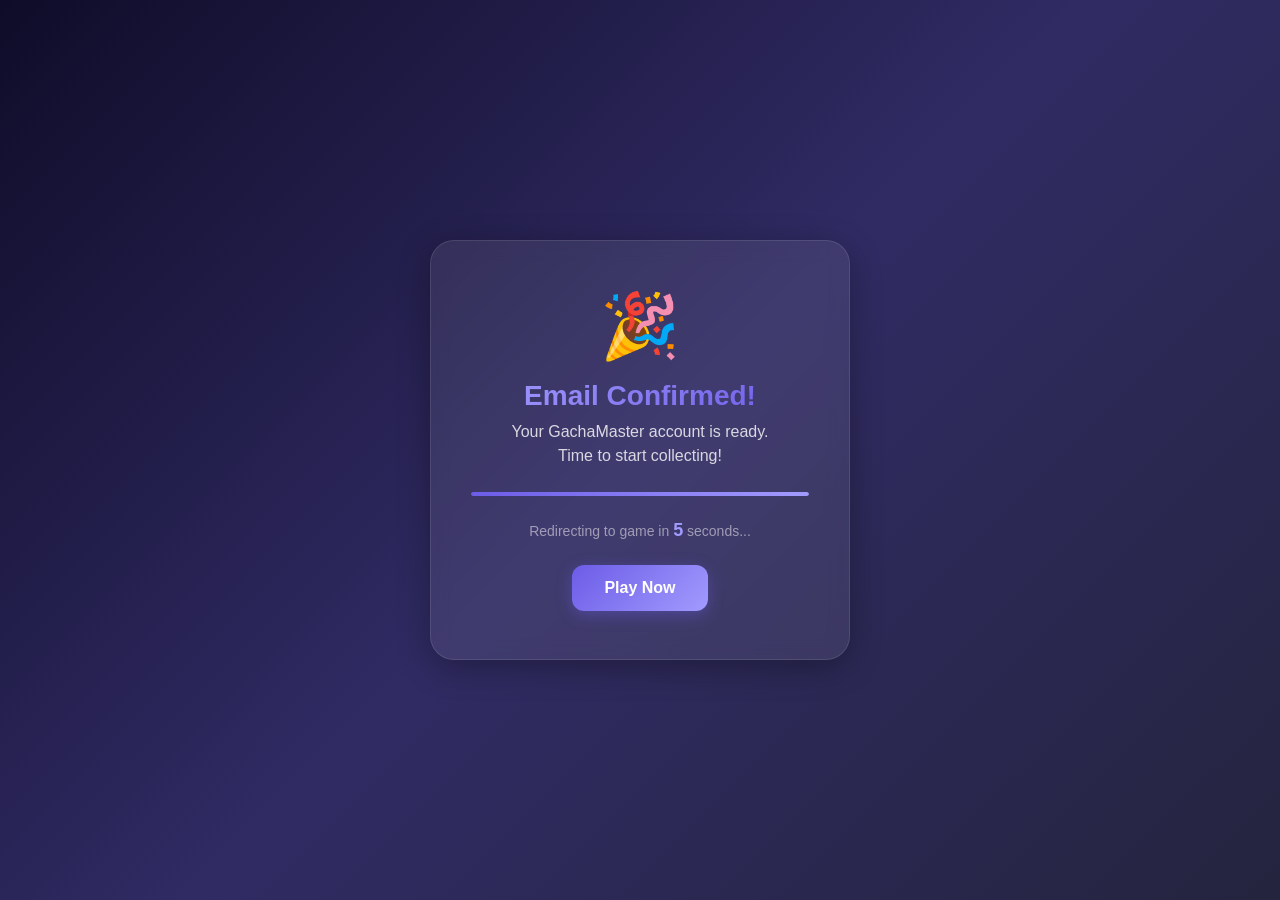
<file: confirm.html>
<!DOCTYPE html>
<html lang="en">
<head>
  <meta charset="UTF-8">
  <meta name="viewport" content="width=device-width, initial-scale=1.0">
  <title>GachaMaster - Email Confirmed!</title>
  <style>
    * { margin: 0; padding: 0; box-sizing: border-box; }
    body {
      min-height: 100vh;
      display: flex;
      align-items: center;
      justify-content: center;
      background: linear-gradient(135deg, #0f0c29, #302b63, #24243e);
      font-family: 'Segoe UI', Tahoma, Geneva, Verdana, sans-serif;
      color: #fff;
    }
    .container {
      text-align: center;
      background: rgba(255,255,255,0.08);
      border-radius: 24px;
      padding: 48px 40px;
      max-width: 420px;
      width: 90%;
      box-shadow: 0 8px 32px rgba(0,0,0,0.3);
      backdrop-filter: blur(10px);
      border: 1px solid rgba(255,255,255,0.1);
    }
    .emoji { font-size: 64px; margin-bottom: 16px; }
    h1 {
      font-size: 28px;
      margin-bottom: 8px;
      background: linear-gradient(135deg, #a29bfe, #6c5ce7);
      -webkit-background-clip: text;
      -webkit-text-fill-color: transparent;
    }
    .msg {
      font-size: 16px;
      color: rgba(255,255,255,0.8);
      margin-bottom: 24px;
      line-height: 1.5;
    }
    .countdown {
      font-size: 14px;
      color: rgba(255,255,255,0.5);
      margin-bottom: 24px;
    }
    .countdown span {
      color: #a29bfe;
      font-weight: bold;
      font-size: 18px;
    }
    .btn {
      display: inline-block;
      background: linear-gradient(135deg, #6c5ce7, #a29bfe);
      color: #fff;
      padding: 14px 32px;
      border-radius: 12px;
      text-decoration: none;
      font-size: 16px;
      font-weight: 600;
      transition: transform 0.2s, box-shadow 0.2s;
      box-shadow: 0 4px 15px rgba(108,92,231,0.4);
    }
    .btn:hover {
      transform: translateY(-2px);
      box-shadow: 0 6px 20px rgba(108,92,231,0.6);
    }
    .progress-bar {
      width: 100%;
      height: 4px;
      background: rgba(255,255,255,0.1);
      border-radius: 2px;
      margin-bottom: 24px;
      overflow: hidden;
    }
    .progress-fill {
      height: 100%;
      background: linear-gradient(90deg, #6c5ce7, #a29bfe);
      border-radius: 2px;
      width: 0%;
      transition: width 1s linear;
    }
  </style>
</head>
<body>
  <div class="container">
    <div class="emoji">&#127881;</div>
    <h1>Email Confirmed!</h1>
    <p class="msg">Your GachaMaster account is ready.<br>Time to start collecting!</p>
    <div class="progress-bar"><div class="progress-fill" id="progressFill"></div></div>
    <p class="countdown">Redirecting to game in <span id="timer">5</span> seconds...</p>
    <a class="btn" href="./index.html" id="playBtn">Play Now</a>
  </div>

  <script>
    // Pass the hash (contains access token) to the game page
    const hash = window.location.hash;
    const gameUrl = './index.html' + hash;
    document.getElementById('playBtn').href = gameUrl;

    let seconds = 5;
    const timerEl = document.getElementById('timer');
    const progressEl = document.getElementById('progressFill');

    // Start progress bar
    setTimeout(() => { progressEl.style.width = '100%'; progressEl.style.transition = 'width 5s linear'; }, 50);

    const interval = setInterval(() => {
      seconds--;
      timerEl.textContent = seconds;
      if (seconds <= 0) {
        clearInterval(interval);
        window.location.href = gameUrl;
      }
    }, 1000);
  </script>
</body>
</html>
</file>
